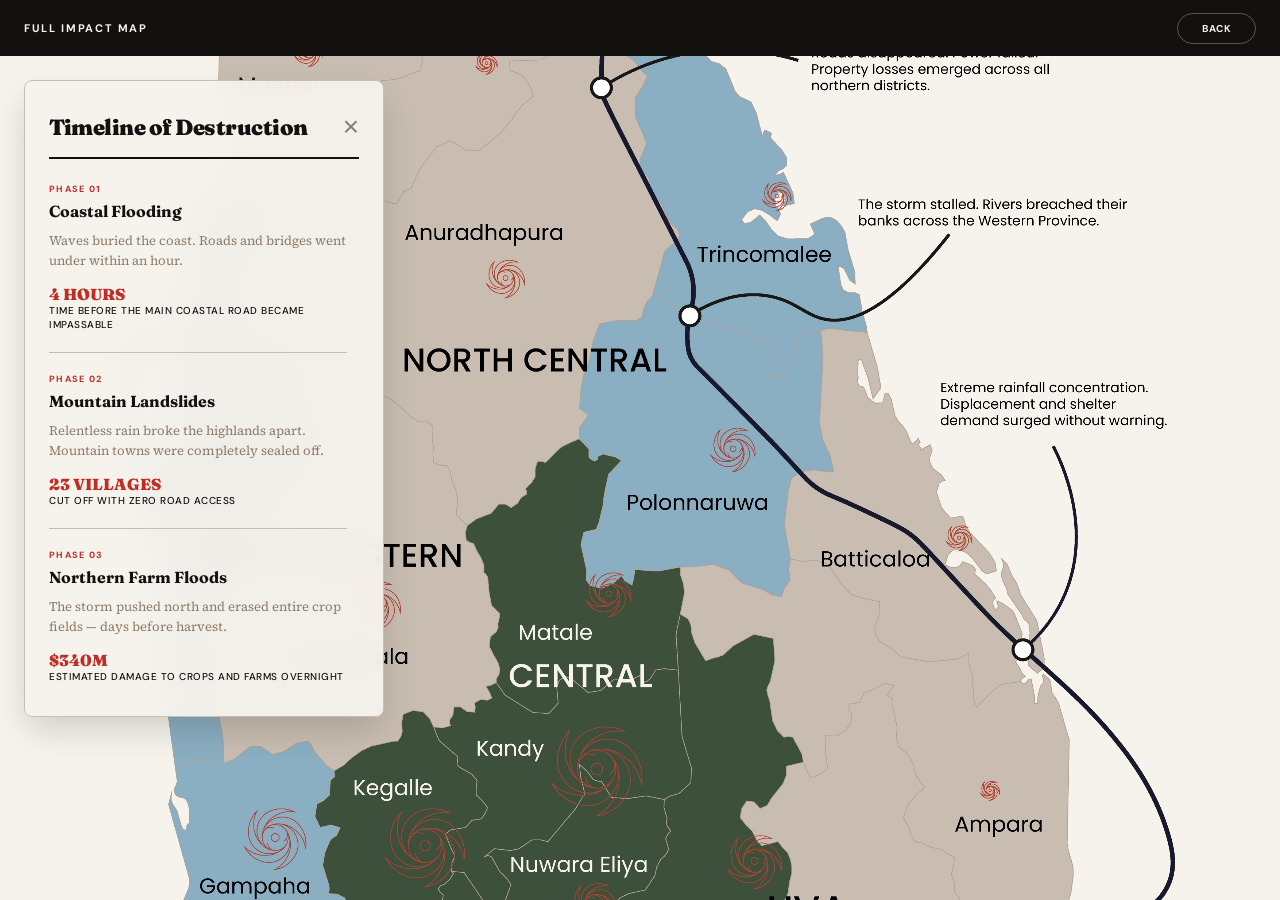
<file: map.html>
<!DOCTYPE html>
<html lang="en">
<head>
    <meta charset="UTF-8">
    <meta name="viewport" content="width=device-width, initial-scale=1.0">
    <link href="https://fonts.googleapis.com/css2?family=Fraunces:ital,opsz,wght@0,9..144,300;0,9..144,700;0,9..144,900;1,9..144,300;1,9..144,700;1,9..144,900&family=Source+Serif+4:ital,opsz,wght@0,8..60,300;0,8..60,400;0,8..60,600;1,8..60,400&family=DM+Sans:wght@400;500;700&display=swap" rel="stylesheet">
    
    <title>Full Impact Map</title>
    <style>
        :root {
            --ink: #131110;
            --paper: #F6F3EC;
            --crimson: #BF2D26;
            --dust: #8C7C69;
            --smoke: #C4BFB4;
            --azure: #174875;
            --font-head: 'Fraunces', serif;
            --font-body: 'Source Serif 4', serif;
            --font-ui: 'DM Sans', sans-serif;
            --radius-md: 8px;
            --radius-pill: 40px;
            --shadow-md: 0 8px 24px rgba(19,17,16,0.10);
            --shadow-lg: 0 15px 40px rgba(19,17,16,0.14);
            --shadow-tooltip: 0 15px 35px -5px rgba(19,17,16,0.18);
            --dur-fast: 180ms;
            --ease-out: cubic-bezier(0.19, 1, 0.22, 1);
        }

        body, html {
            margin: 0;
            padding: 0;
            width: 100%;
            height: 100%;
            overflow: hidden;
            background: var(--paper);
            touch-action: none;
        }
        
        /* --- TOP BAR --- */
        .top-bar {
            position: fixed;
            top: 0;
            left: 0;
            width: 100%;
            height: 56px;
            background: var(--ink);
            color: var(--paper);
            display: flex;
            justify-content: space-between;
            align-items: center;
            padding: 0 24px;
            z-index: 2000;
            box-sizing: border-box;
        }

        .top-bar-label {
            font-family: var(--font-ui);
            font-size: 11px;
            font-weight: 700;
            text-transform: uppercase;
            letter-spacing: 0.15em;
        }

        .btn-close {
            border: 1px solid rgba(246, 243, 236, 0.3);
            padding: 8px 24px;
            font-family: var(--font-ui);
            font-size: 10px;
            font-weight: 700;
            text-transform: uppercase;
            letter-spacing: 0.05em;
            background: transparent;
            color: var(--paper);
            border-radius: var(--radius-pill);
            cursor: pointer;
            transition: background 0.2s;
        }
        .btn-close:hover {
            background: rgba(246, 243, 236, 0.15);
        }

        /* --- MAP VIEWER --- */
        .viewer-area {
            position: absolute;
            top: 56px;
            left: 0;
            right: 0;
            bottom: 0;
            overflow: hidden;
            background: var(--paper-mid); /* Acts as skeleton loading state */
            cursor: grab;
        }
        .map-hint-overlay {
            position: absolute;
            top: 24px;
            left: 50%;
            transform: translateX(-50%);
            background: rgba(19, 17, 16, 0.85);
            backdrop-filter: blur(12px);
            -webkit-backdrop-filter: blur(12px);
            color: var(--paper);
            padding: 8px 24px;
            border-radius: var(--radius-pill);
            font-family: var(--font-ui);
            font-size: 10px;
            font-weight: 700;
            letter-spacing: 0.1em;
            text-transform: uppercase;
            white-space: nowrap;
            pointer-events: none;
            z-index: 1000;
            animation: hintFade 4.5s ease-in-out forwards;
            opacity: 0;
        }
        @keyframes hintFade {
            0%, 100% { opacity: 0; }
            15%, 85% { opacity: 1; }
        }
        .viewer-area.grabbing { cursor: grabbing; }

        #map-container {
            transform-origin: 0 0;
            will-change: transform;
            position: absolute;
            top: 0;
            left: 0;
        }

        #map-image {
            display: block;
            width: auto;
            height: auto;
            max-width: none;
            pointer-events: none;
        }

        .spinner {
            position: absolute;
            top: 50%;
            left: 50%;
            transform: translate(-50%, -50%);
            width: 40px;
            height: 40px;
            border: 4px solid var(--smoke);
            border-top-color: var(--crimson);
            border-radius: 50%;
            animation: spin 1s linear infinite;
            z-index: 10;
        }

        /* --- TIMELINE OVERLAY --- */
        .timeline-overlay {
            position: absolute;
            top: 80px;
            left: 24px;
            background: rgba(246, 243, 236, 0.95);
            backdrop-filter: blur(16px);
            -webkit-backdrop-filter: blur(16px);
            border: 1px solid var(--smoke);
            border-radius: var(--radius-md);
            padding: 32px 24px;
            z-index: 1500;
            display: flex;
            flex-direction: column;
            gap: 24px;
            box-shadow: var(--shadow-tooltip);
            transition: transform 0.35s var(--ease-out), opacity 0.35s var(--ease-out);
            box-sizing: border-box;
            width: 360px;
        }
        .timeline-overlay.hidden {
            transform: translateX(-120%);
            opacity: 0;
            pointer-events: none;
        }

        .timeline-header {
            display: flex;
            justify-content: space-between;
            align-items: center;
            border-bottom: 2px solid var(--ink);
            padding-bottom: 16px;
        }
        .timeline-header h2 {
            font-family: var(--font-head);
            font-size: 22px;
            font-weight: 900;
            margin: 0;
            color: var(--ink);
            letter-spacing: -0.5px;
            line-height: 1.1;
        }
        .timeline-close-btn {
            background: transparent;
            color: var(--dust);
            border: none;
            font-size: 28px;
            cursor: pointer;
            padding: 8px;
            margin: -8px;
            line-height: 1;
            transition: color 0.2s;
        }
        .timeline-close-btn:hover { color: var(--ink); }

        .timeline-content {
            display: flex;
            flex-direction: column;
            max-height: calc(100vh - 200px);
            overflow-y: auto;
            padding-right: 12px;
        }
        .timeline-content::-webkit-scrollbar { width: 4px; }
        .timeline-content::-webkit-scrollbar-track { background: transparent; }
        .timeline-content::-webkit-scrollbar-thumb { background: var(--smoke); border-radius: 4px; }

        .t-phase { 
            display: flex; 
            flex-direction: column; 
            gap: 4px; 
            padding: 20px 0;
            border-bottom: 1px solid var(--smoke);
        }
        .t-phase:first-child { padding-top: 0; }
        .t-phase:last-child { border-bottom: none; padding-bottom: 0; }

        .t-tag { font-family: var(--font-ui); font-size: 9px; font-weight: 700; text-transform: uppercase; letter-spacing: 0.15em; color: var(--crimson); margin-bottom: 2px;}
        .t-phase h3 { font-family: var(--font-head); font-size: 16px; margin: 0; color: var(--ink); }
        .t-phase p { font-family: var(--font-body); font-size: 13px; margin: 6px 0 12px 0; color: var(--dust); line-height: 1.5; }
        
        .t-stat { 
            display: flex;
            flex-direction: column;
            gap: 2px;
        }
        .t-highlight { font-family: var(--font-head); font-size: 16px; font-weight: 900; color: var(--crimson); line-height: 1;}
        .t-text { font-family: var(--font-ui); font-size: 10px; font-weight: 500; text-transform: uppercase; letter-spacing: 0.05em; color: var(--ink); line-height: 1.4; }

        /* --- VISIBLE TIMELINE BUTTON --- */
        .show-timeline-btn {
            position: absolute;
            top: 80px;
            left: 24px;
            background: rgba(246, 243, 236, 0.95);
            backdrop-filter: blur(8px);
            -webkit-backdrop-filter: blur(8px);
            color: var(--ink);
            border: 2px solid var(--ink);
            border-radius: var(--radius-pill);
            padding: 10px 20px;
            font-family: var(--font-ui);
            font-size: 10px;
            font-weight: 700;
            text-transform: uppercase;
            letter-spacing: 0.1em;
            cursor: pointer;
            z-index: 1400;
            transition: all var(--dur-fast) var(--ease-out);
        }
        .show-timeline-btn:hover { 
            background: var(--ink); 
            color: var(--paper); 
            box-shadow: var(--shadow-md);
        }
        .show-timeline-btn.hidden { opacity: 0; pointer-events: none; }

        @keyframes spin {
            to { transform: translate(-50%, -50%) rotate(360deg); }
        }

        /* --- MOBILE --- */
        @media (max-width: 768px) {
            .top-bar { 
                height: 56px; 
                padding: 0 16px; 
            }
            .btn-close {
                padding: 6px 16px;
                font-size: 9px;
            }
            .map-hint-overlay {
                font-size: 9px;
                padding: 6px 16px;
            }
            .viewer-area { top: 56px; }
            
            .show-timeline-btn {
                top: auto;
                bottom: 32px;
                left: 50%;
                transform: translateX(-50%);
                background: var(--ink);
                color: var(--paper);
                border: none;
                padding: 14px 28px;
                box-shadow: var(--shadow-md);
            }
            .show-timeline-btn:hover {
                background: var(--azure);
                transform: translate(-50%, -2px);
                box-shadow: var(--shadow-lg);
            }

            .timeline-overlay {
                top: auto;
                bottom: 0;
                left: 0;
                width: 100%;
                border-radius: 16px 16px 0 0;
                border-bottom: none;
                border-left: none;
                border-right: none;
                padding: 24px;
            }
            .timeline-overlay.hidden {
                transform: translateY(100%);
            }
            .timeline-content {
                max-height: 55vh;
            }
        }
    </style>
</head>
<body>

    <div class="top-bar">
        <div class="top-bar-label" id="map-label">Full Impact Map</div>
        <button class="btn-close" id="btnClose">Back</button>
    </div>

    <button id="showTimelineBtn" class="show-timeline-btn hidden">View Timeline</button>

    <div class="timeline-overlay" id="timelinePanel">
        <div class="timeline-header">
            <h2>Timeline of Destruction</h2>
            <button id="hideTimelineBtn" class="timeline-close-btn" aria-label="Close Timeline">&times;</button>
        </div>
        <div class="timeline-content">
            <div class="t-phase">
                <span class="t-tag">Phase 01</span>
                <h3>Coastal Flooding</h3>
                <p>Waves buried the coast. Roads and bridges went under within an hour.</p>
                <div class="t-stat">
                    <span class="t-highlight">4 HOURS</span>
                    <span class="t-text">Time before the main coastal road became impassable</span>
                </div>
            </div>
            <div class="t-phase">
                <span class="t-tag">Phase 02</span>
                <h3>Mountain Landslides</h3>
                <p>Relentless rain broke the highlands apart. Mountain towns were completely sealed off.</p>
                <div class="t-stat">
                    <span class="t-highlight">23 VILLAGES</span>
                    <span class="t-text">Cut off with zero road access</span>
                </div>
            </div>
            <div class="t-phase">
                <span class="t-tag">Phase 03</span>
                <h3>Northern Farm Floods</h3>
                <p>The storm pushed north and erased entire crop fields — days before harvest.</p>
                <div class="t-stat">
                    <span class="t-highlight">$340M</span>
                    <span class="t-text">Estimated damage to crops and farms overnight</span>
                </div>
            </div>
        </div>
    </div>

    <div class="viewer-area" id="viewer">
        <div class="map-hint-overlay">Drag to Pan · Pinch to Zoom</div>
        <div class="spinner" id="spinner"></div>
        <div id="map-container">
            <img src="Assets/fullmap.webp" id="map-image" alt="Full Impact Map">
        </div>
    </div>

    <script>
        if (window.innerWidth <= 768) {
            document.getElementById('map-label').textContent = 'Full Impact Map';
        }

        // ==========================================
        // TIMELINE LOGIC
        // ==========================================
        const timelinePanel = document.getElementById('timelinePanel');
        const showTimelineBtn = document.getElementById('showTimelineBtn');
        const hideTimelineBtn = document.getElementById('hideTimelineBtn');

        function openTimeline() {
            timelinePanel.classList.remove('hidden');
            showTimelineBtn.classList.add('hidden');
        }

        function closeTimelineUI() {
            timelinePanel.classList.add('hidden');
            showTimelineBtn.classList.remove('hidden');
        }

        showTimelineBtn.addEventListener('click', openTimeline);

        hideTimelineBtn.addEventListener('click', () => {
            closeTimelineUI();
        });


        // ==========================================
        // MAP VIEWER LOGIC (COVER & PINCH/PAN ONLY)
        // ==========================================
        const viewer = document.getElementById('viewer');
        const container = document.getElementById('map-container');
        const img = document.getElementById('map-image');
        const spinner = document.getElementById('spinner');

        let baseScale = 1;
        let currentZoom = 1;
        let tx = 0, ty = 0;
        let IMG_W = 0, IMG_H = 0;

        function exitMap() {
            const ret = sessionStorage.getItem('returnScroll');
            if (ret) { sessionStorage.setItem('restoreScroll', ret); }
            window.location.href = 'index.html';
        }

        document.getElementById('btnClose').addEventListener('click', exitMap);

        document.addEventListener('keydown', (e) => {
            if (e.key === 'Escape') exitMap();
            if (e.key === 'ArrowUp')    { ty += 40; updateTransform(); }
            if (e.key === 'ArrowDown')  { ty -= 40; updateTransform(); }
            if (e.key === 'ArrowLeft')  { tx += 40; updateTransform(); }
            if (e.key === 'ArrowRight') { tx -= 40; updateTransform(); }
        });

        function initFit() {
            if (!IMG_W || !IMG_H) return;
            const vh = viewer.clientHeight;
            const vw = viewer.clientWidth;
            
            // MATH.MAX ensures the map *always* covers the viewport, leaving no empty space.
            baseScale = Math.max(vw / IMG_W, vh / IMG_H);
            currentZoom = 1;
            
            const scaledW = IMG_W * baseScale;
            const scaledH = IMG_H * baseScale;
            
            // Center the initial view
            tx = (vw - scaledW) / 2;
            ty = (vh - scaledH) / 2;
            
            updateTransform();
        }

        function updateTransform() {
            const s = baseScale * currentZoom;
            const scaledW = IMG_W * s;
            const scaledH = IMG_H * s;
            const vw = viewer.clientWidth;
            const vh = viewer.clientHeight;

            // STRICT CLAMPING: Prevents panning outside the image bounds
            tx = Math.max(vw - scaledW, Math.min(0, tx));
            ty = Math.max(vh - scaledH, Math.min(0, ty));

            container.style.transform = `translate(${tx}px, ${ty}px) scale(${s})`;
        }

        function setZoom(newZoom, cx, cy) {
            if (cx === undefined) cx = viewer.clientWidth / 2;
            if (cy === undefined) cy = viewer.clientHeight / 2;
            
            // HARD LIMIT: Minimum zoom is exactly 1.0 to prevent blank space
            newZoom = Math.max(1, Math.min(newZoom, 5));
            
            if (newZoom === currentZoom) return;
            
            const factor = newZoom / currentZoom;
            tx = cx - (cx - tx) * factor;
            ty = cy - (cy - ty) * factor;
            currentZoom = newZoom;
            updateTransform();
        }

        function onImageReady() {
            IMG_W = img.naturalWidth;
            IMG_H = img.naturalHeight;
            spinner.style.display = 'none';
            initFit();
        }

        if (img.complete && img.naturalWidth > 0) {
            onImageReady();
        } else {
            img.onload = onImageReady;
            img.onerror = () => { spinner.style.display = 'none'; };
        }

        window.addEventListener('resize', initFit);

        // Desktop mouse drag
        let isDragging = false, startX, startY, initialTx, initialTy;

        viewer.addEventListener('mousedown', e => {
            if(e.target.closest('#timelinePanel') || e.target.closest('#showTimelineBtn')) return;
            
            isDragging = true;
            startX = e.clientX; startY = e.clientY;
            initialTx = tx; initialTy = ty;
            viewer.classList.add('grabbing');
            e.preventDefault();
        });
        window.addEventListener('mousemove', e => {
            if (!isDragging) return;
            tx = initialTx + (e.clientX - startX);
            ty = initialTy + (e.clientY - startY);
            updateTransform();
        });
        window.addEventListener('mouseup', () => { isDragging = false; viewer.classList.remove('grabbing'); });

        // Mouse wheel zoom
        viewer.addEventListener('wheel', e => {
            if(e.target.closest('#timelinePanel')) return; 
            e.preventDefault();
            const delta = e.deltaY > 0 ? -0.15 : 0.15;
            const rect = viewer.getBoundingClientRect();
            setZoom(currentZoom + delta, e.clientX - rect.left, e.clientY - rect.top);
        }, { passive: false });

        // Mobile touch — pan and pinch
        let pinchDist0 = null, pinchZoom0 = null, pinchCx = 0, pinchCy = 0;

        viewer.addEventListener('touchstart', e => {
            if(e.target.closest('#timelinePanel') || e.target.closest('#showTimelineBtn')) return; 
            e.preventDefault(); 
            
            if (e.touches.length === 1) {
                isDragging = true;
                startX = e.touches[0].clientX;
                startY = e.touches[0].clientY;
                initialTx = tx; initialTy = ty;
                pinchDist0 = null;
            } else if (e.touches.length === 2) {
                isDragging = false;
                pinchDist0 = Math.hypot(
                    e.touches[0].clientX - e.touches[1].clientX,
                    e.touches[0].clientY - e.touches[1].clientY
                );
                pinchZoom0 = currentZoom;
                const rect = viewer.getBoundingClientRect();
                pinchCx = (e.touches[0].clientX + e.touches[1].clientX) / 2 - rect.left;
                pinchCy = (e.touches[0].clientY + e.touches[1].clientY) / 2 - rect.top;
            }
        }, { passive: false });

        viewer.addEventListener('touchmove', e => {
            if(e.target.closest('#timelinePanel') || e.target.closest('#showTimelineBtn')) return; 
            e.preventDefault();
            
            if (isDragging && e.touches.length === 1) {
                tx = initialTx + (e.touches[0].clientX - startX);
                ty = initialTy + (e.touches[0].clientY - startY);
                updateTransform();
            } else if (e.touches.length === 2 && pinchDist0) {
                const d = Math.hypot(
                    e.touches[0].clientX - e.touches[1].clientX,
                    e.touches[0].clientY - e.touches[1].clientY
                );
                setZoom(pinchZoom0 * (d / pinchDist0), pinchCx, pinchCy);
            }
        }, { passive: false });

        viewer.addEventListener('touchend', e => {
            if (e.touches.length < 2) pinchDist0 = null;
            if (e.touches.length === 0) isDragging = false;
        });
    </script>
</body>
</html>
</file>
